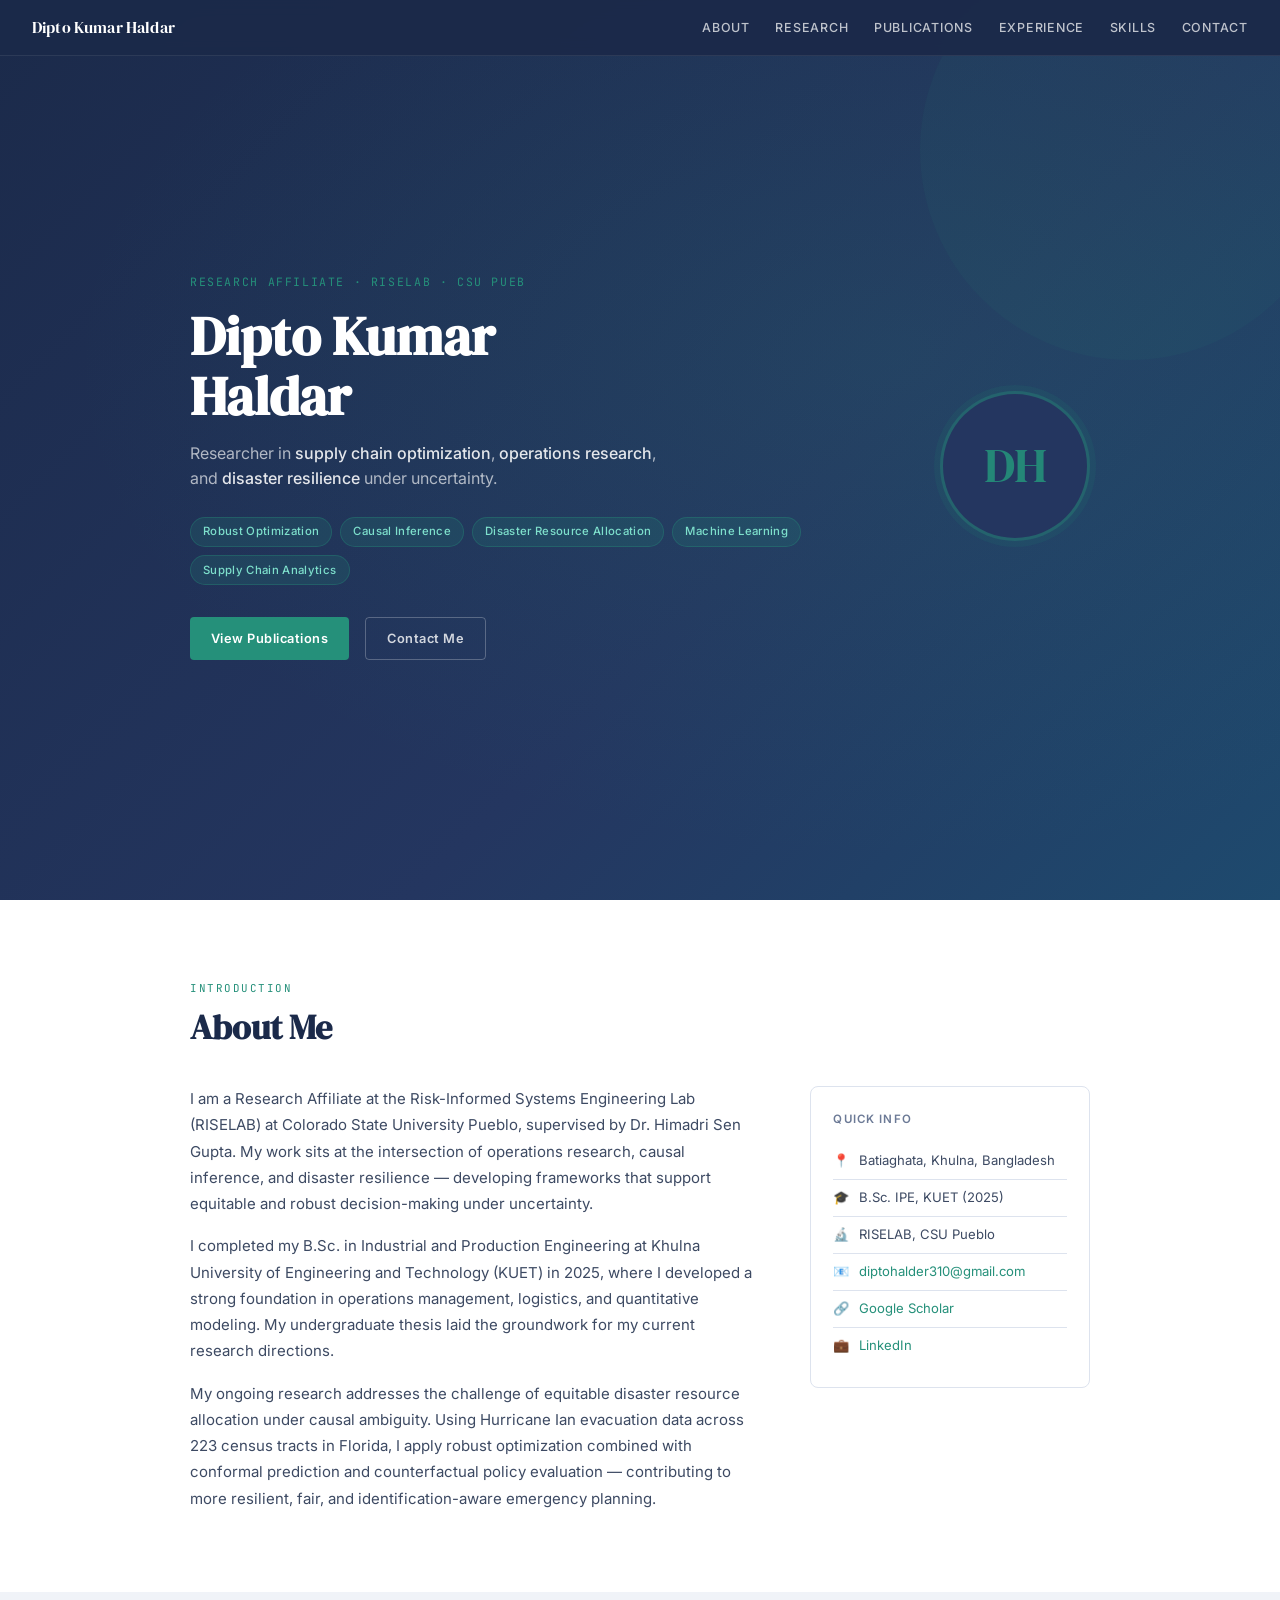
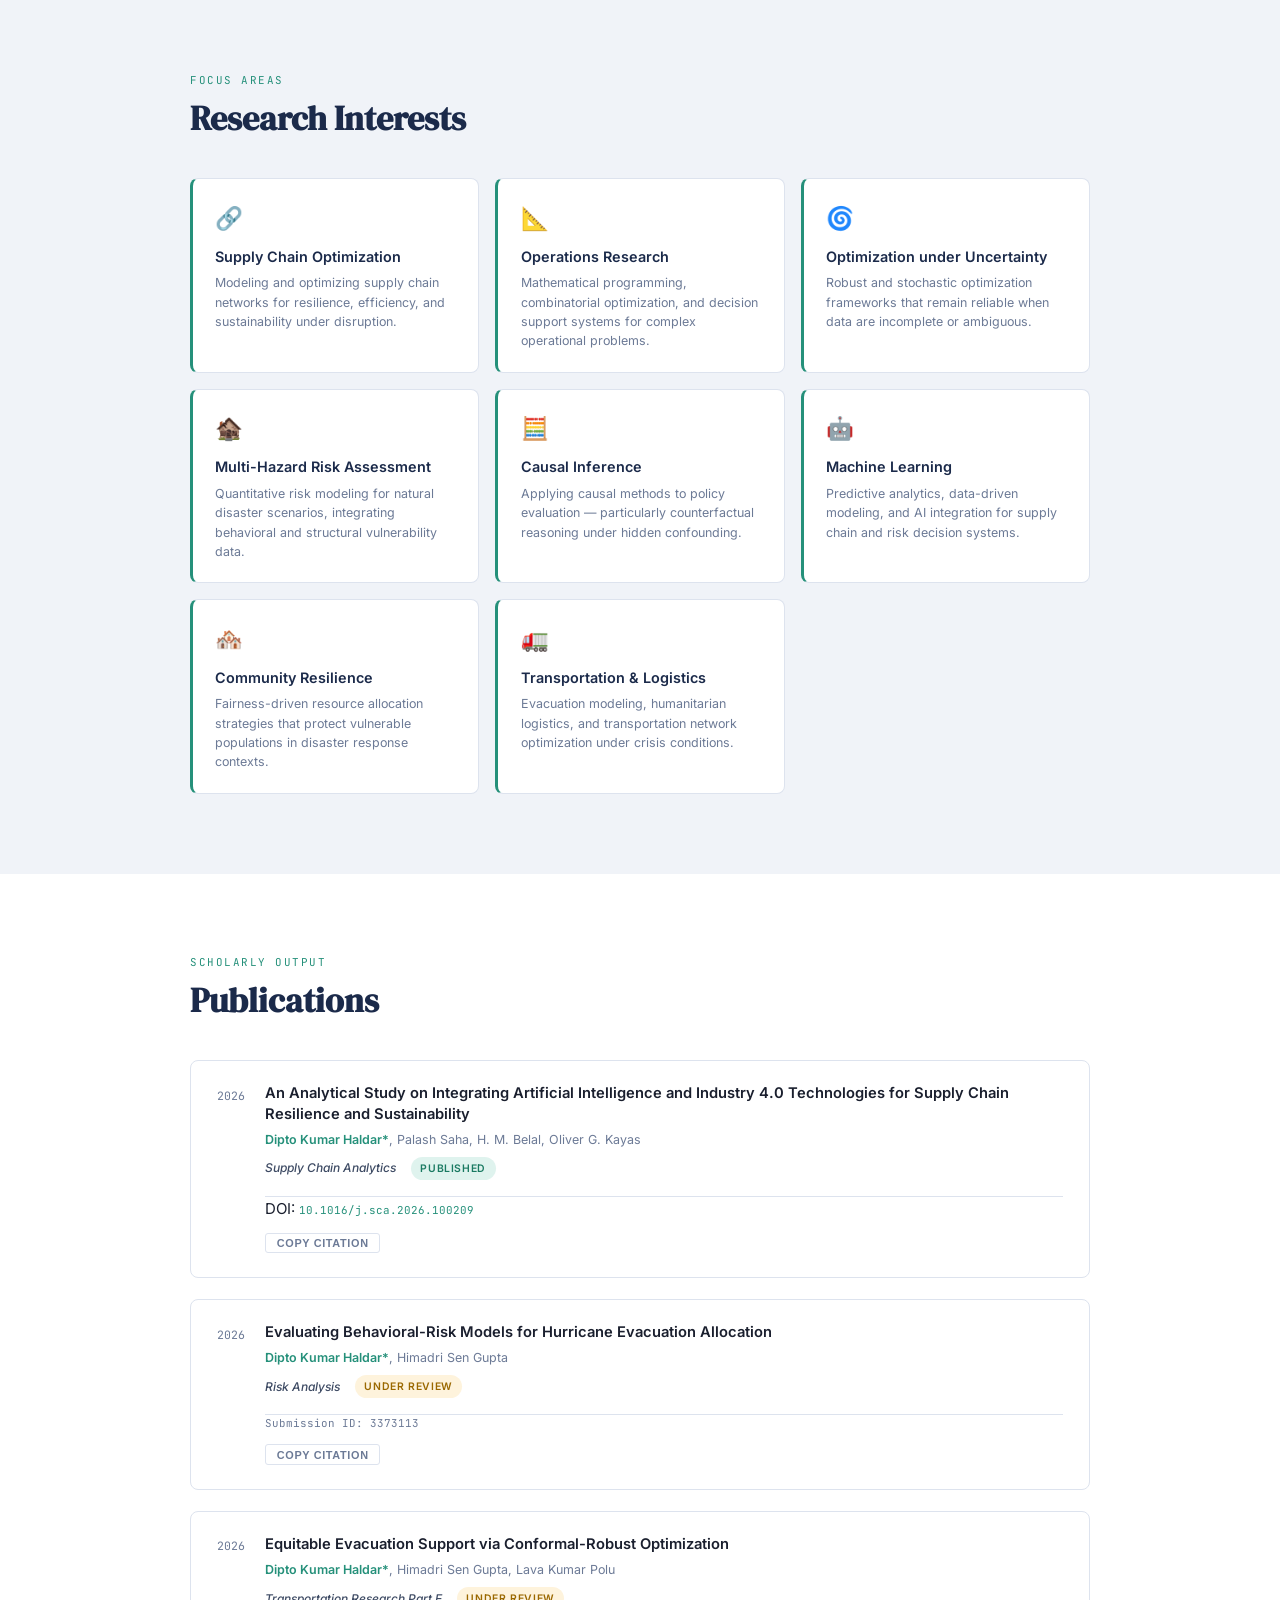
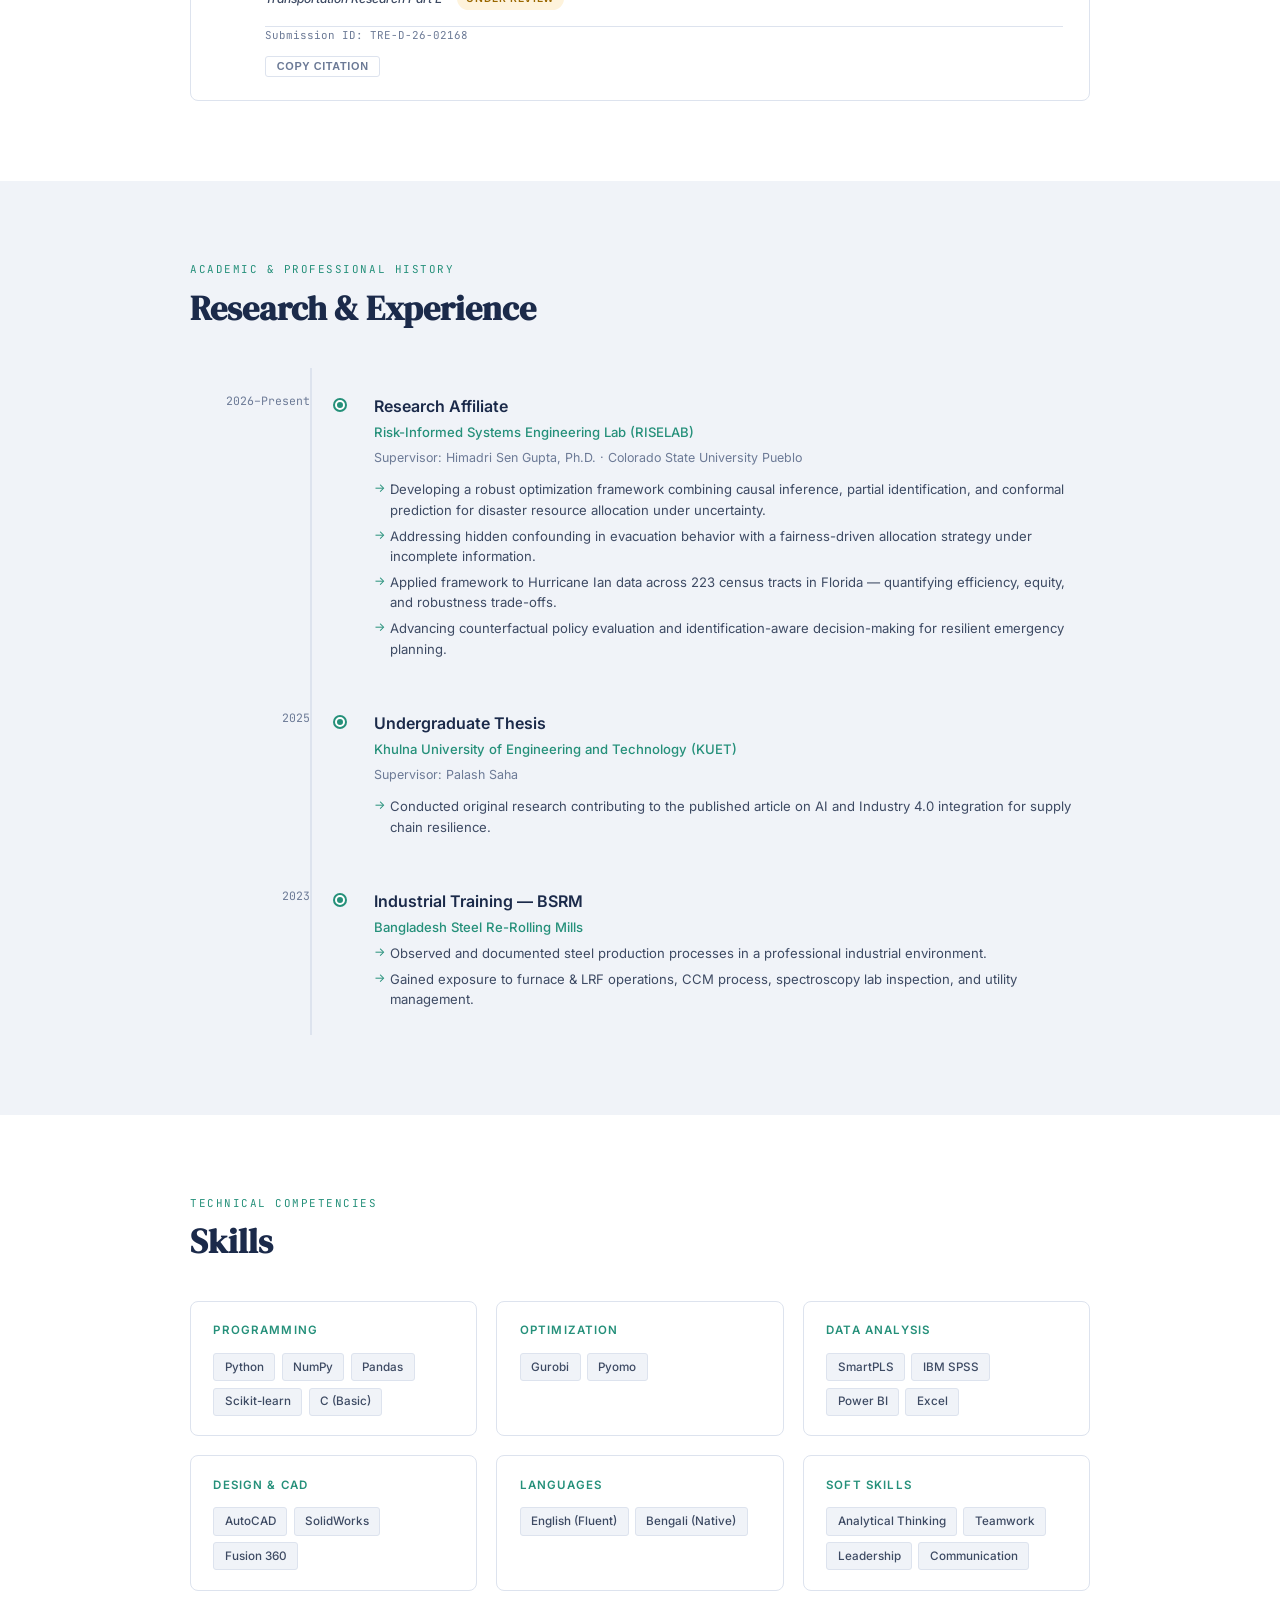
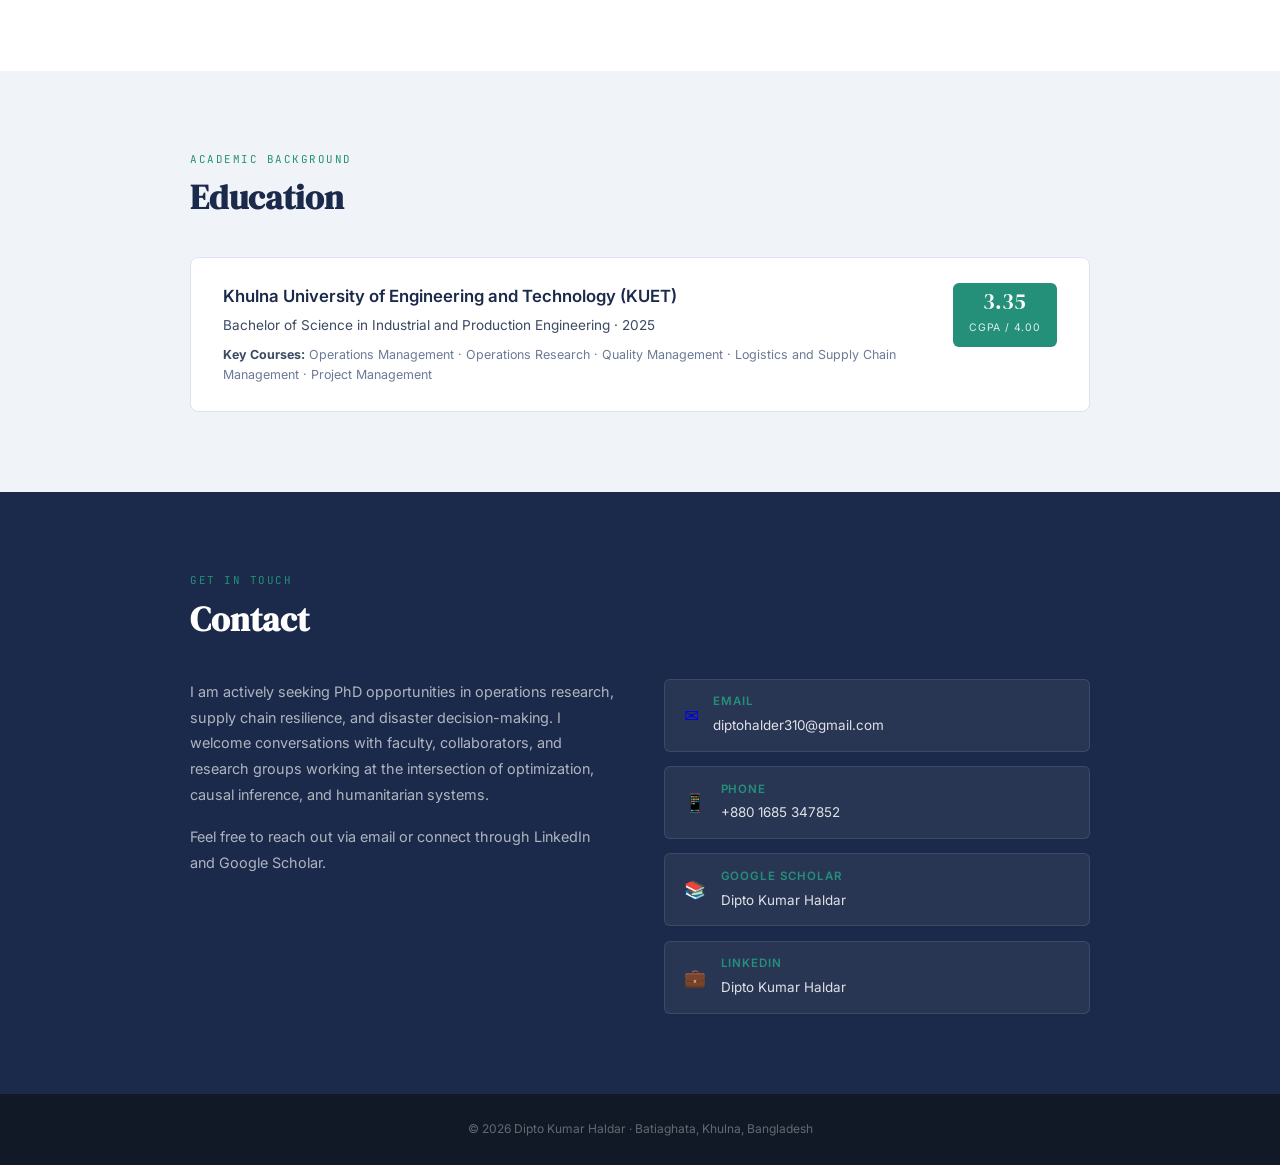
<file: index.html>
<!DOCTYPE html>
<html lang="en">
<head>
<meta charset="UTF-8" />
<meta name="viewport" content="width=device-width, initial-scale=1.0" />
<title>Dipto Kumar Haldar | Researcher</title>
<link href="https://fonts.googleapis.com/css2?family=DM+Serif+Display:ital@0;1&family=Inter:wght@300;400;500;600;700&family=JetBrains+Mono:wght@400;500&display=swap" rel="stylesheet" />
<link rel="stylesheet" href="styles.css" />
</head>
<body>

<!-- SKIP LINK (injected by JS) -->

<!-- NAV -->
<nav>
  <div class="nav-name">Dipto Kumar Haldar</div>
  <ul class="nav-links">
    <li><a href="#about">About</a></li>
    <li><a href="#research">Research</a></li>
    <li><a href="#publications">Publications</a></li>
    <li><a href="#experience">Experience</a></li>
    <li><a href="#skills">Skills</a></li>
    <li><a href="#contact">Contact</a></li>
  </ul>
  <div class="hamburger" aria-label="Toggle menu" role="button" tabindex="0">
    <span></span><span></span><span></span>
  </div>
</nav>

<!-- MOBILE NAV DRAWER -->
<div class="nav-drawer" aria-hidden="true">
  <ul>
    <li><a href="#about">About</a></li>
    <li><a href="#research">Research</a></li>
    <li><a href="#publications">Publications</a></li>
    <li><a href="#experience">Experience</a></li>
    <li><a href="#skills">Skills</a></li>
    <li><a href="#contact">Contact</a></li>
  </ul>
</div>

<!-- HERO -->
<section id="hero">
  <div class="hero-inner">
    <div>
      <div class="hero-eyebrow">Research Affiliate · RISELAB · CSU Pueblo</div>
      <h1 class="hero-name">Dipto Kumar<br>Haldar</h1>
      <p class="hero-title">
        Researcher in <strong>supply chain optimization</strong>, <strong>operations research</strong>,<br>
        and <strong>disaster resilience</strong> under uncertainty.
      </p>
      <div class="hero-tags">
        <span class="hero-tag">Robust Optimization</span>
        <span class="hero-tag">Causal Inference</span>
        <span class="hero-tag">Disaster Resource Allocation</span>
        <span class="hero-tag">Machine Learning</span>
        <span class="hero-tag">Supply Chain Analytics</span>
      </div>
      <div class="hero-cta">
        <a href="#publications" class="btn btn-primary">View Publications</a>
        <a href="mailto:diptohalder310@gmail.com" class="btn btn-outline">Contact Me</a>
      </div>
    </div>
    <div class="hero-avatar" aria-label="DH initials avatar">DH</div>
  </div>
</section>

<!-- ABOUT -->
<section id="about">
  <div class="section-inner">
    <div class="section-label">Introduction</div>
    <h2 class="section-title">About Me</h2>
    <div class="about-grid">
      <div class="about-body">
        <p>
          I am a Research Affiliate at the Risk-Informed Systems Engineering Lab (RISELAB) at Colorado State University Pueblo, supervised by Dr. Himadri Sen Gupta. My work sits at the intersection of operations research, causal inference, and disaster resilience — developing frameworks that support equitable and robust decision-making under uncertainty.
        </p>
        <p>
          I completed my B.Sc. in Industrial and Production Engineering at Khulna University of Engineering and Technology (KUET) in 2025, where I developed a strong foundation in operations management, logistics, and quantitative modeling. My undergraduate thesis laid the groundwork for my current research directions.
        </p>
        <p>
          My ongoing research addresses the challenge of equitable disaster resource allocation under causal ambiguity. Using Hurricane Ian evacuation data across 223 census tracts in Florida, I apply robust optimization combined with conformal prediction and counterfactual policy evaluation — contributing to more resilient, fair, and identification-aware emergency planning.
        </p>
      </div>
      <div>
        <div class="info-card">
          <h4>Quick Info</h4>
          <div class="info-row"><span class="icon">📍</span> Batiaghata, Khulna, Bangladesh</div>
          <div class="info-row"><span class="icon">🎓</span> B.Sc. IPE, KUET (2025)</div>
          <div class="info-row"><span class="icon">🔬</span> RISELAB, CSU Pueblo</div>
          <div class="info-row"><span class="icon">📧</span> <a href="mailto:diptohalder310@gmail.com">diptohalder310@gmail.com</a></div>
          <div class="info-row"><span class="icon">🔗</span> <a href="https://scholar.google.com" target="_blank" rel="noopener">Google Scholar</a></div>
          <div class="info-row"><span class="icon">💼</span> <a href="https://linkedin.com" target="_blank" rel="noopener">LinkedIn</a></div>
        </div>
      </div>
    </div>
  </div>
</section>

<!-- RESEARCH INTERESTS -->
<section id="research">
  <div class="section-inner">
    <div class="section-label">Focus Areas</div>
    <h2 class="section-title">Research Interests</h2>
    <div class="interests-grid">
      <div class="interest-card"><div class="i-icon">🔗</div><h3>Supply Chain Optimization</h3><p>Modeling and optimizing supply chain networks for resilience, efficiency, and sustainability under disruption.</p></div>
      <div class="interest-card"><div class="i-icon">📐</div><h3>Operations Research</h3><p>Mathematical programming, combinatorial optimization, and decision support systems for complex operational problems.</p></div>
      <div class="interest-card"><div class="i-icon">🌀</div><h3>Optimization under Uncertainty</h3><p>Robust and stochastic optimization frameworks that remain reliable when data are incomplete or ambiguous.</p></div>
      <div class="interest-card"><div class="i-icon">🏚️</div><h3>Multi-Hazard Risk Assessment</h3><p>Quantitative risk modeling for natural disaster scenarios, integrating behavioral and structural vulnerability data.</p></div>
      <div class="interest-card"><div class="i-icon">🧮</div><h3>Causal Inference</h3><p>Applying causal methods to policy evaluation — particularly counterfactual reasoning under hidden confounding.</p></div>
      <div class="interest-card"><div class="i-icon">🤖</div><h3>Machine Learning</h3><p>Predictive analytics, data-driven modeling, and AI integration for supply chain and risk decision systems.</p></div>
      <div class="interest-card"><div class="i-icon">🏘️</div><h3>Community Resilience</h3><p>Fairness-driven resource allocation strategies that protect vulnerable populations in disaster response contexts.</p></div>
      <div class="interest-card"><div class="i-icon">🚛</div><h3>Transportation &amp; Logistics</h3><p>Evacuation modeling, humanitarian logistics, and transportation network optimization under crisis conditions.</p></div>
    </div>
  </div>
</section>

<!-- PUBLICATIONS -->
<section id="publications">
  <div class="section-inner">
    <div class="section-label">Scholarly Output</div>
    <h2 class="section-title">Publications</h2>
    <div class="pub-list">

      <div class="pub-card">
        <div class="pub-year">2026</div>
        <div class="pub-body">
          <h3>An Analytical Study on Integrating Artificial Intelligence and Industry 4.0 Technologies for Supply Chain Resilience and Sustainability</h3>
          <div class="pub-authors"><strong>Dipto Kumar Haldar*</strong>, Palash Saha, H. M. Belal, Oliver G. Kayas</div>
          <div class="pub-meta">
            <span class="pub-venue">Supply Chain Analytics</span>
            <span class="pub-badge badge-published">Published</span>
          </div>
          <hr class="pub-divider" />
          <div class="pub-doi">DOI: <a href="https://doi.org/10.1016/j.sca.2026.100209" target="_blank" rel="noopener">10.1016/j.sca.2026.100209</a></div>
        </div>
      </div>

      <div class="pub-card">
        <div class="pub-year">2026</div>
        <div class="pub-body">
          <h3>Evaluating Behavioral-Risk Models for Hurricane Evacuation Allocation</h3>
          <div class="pub-authors"><strong>Dipto Kumar Haldar*</strong>, Himadri Sen Gupta</div>
          <div class="pub-meta">
            <span class="pub-venue">Risk Analysis</span>
            <span class="pub-badge badge-review">Under Review</span>
          </div>
          <hr class="pub-divider" />
          <div class="pub-meta-id">Submission ID: 3373113</div>
        </div>
      </div>

      <div class="pub-card">
        <div class="pub-year">2026</div>
        <div class="pub-body">
          <h3>Equitable Evacuation Support via Conformal-Robust Optimization</h3>
          <div class="pub-authors"><strong>Dipto Kumar Haldar*</strong>, Himadri Sen Gupta, Lava Kumar Polu</div>
          <div class="pub-meta">
            <span class="pub-venue">Transportation Research Part E</span>
            <span class="pub-badge badge-review">Under Review</span>
          </div>
          <hr class="pub-divider" />
          <div class="pub-meta-id">Submission ID: TRE-D-26-02168</div>
        </div>
      </div>

    </div>
  </div>
</section>

<!-- EXPERIENCE -->
<section id="experience">
  <div class="section-inner">
    <div class="section-label">Academic &amp; Professional History</div>
    <h2 class="section-title">Research &amp; Experience</h2>
    <div class="timeline">

      <div class="tl-item">
        <div class="tl-date">2026–Present</div>
        <div class="tl-body">
          <h3>Research Affiliate</h3>
          <div class="org">Risk-Informed Systems Engineering Lab (RISELAB)</div>
          <div class="sup">Supervisor: Himadri Sen Gupta, Ph.D. · Colorado State University Pueblo</div>
          <ul>
            <li>Developing a robust optimization framework combining causal inference, partial identification, and conformal prediction for disaster resource allocation under uncertainty.</li>
            <li>Addressing hidden confounding in evacuation behavior with a fairness-driven allocation strategy under incomplete information.</li>
            <li>Applied framework to Hurricane Ian data across 223 census tracts in Florida — quantifying efficiency, equity, and robustness trade-offs.</li>
            <li>Advancing counterfactual policy evaluation and identification-aware decision-making for resilient emergency planning.</li>
          </ul>
        </div>
      </div>

      <div class="tl-item">
        <div class="tl-date">2025</div>
        <div class="tl-body">
          <h3>Undergraduate Thesis</h3>
          <div class="org">Khulna University of Engineering and Technology (KUET)</div>
          <div class="sup">Supervisor: Palash Saha</div>
          <ul>
            <li>Conducted original research contributing to the published article on AI and Industry 4.0 integration for supply chain resilience.</li>
          </ul>
        </div>
      </div>

      <div class="tl-item">
        <div class="tl-date">2023</div>
        <div class="tl-body">
          <h3>Industrial Training — BSRM</h3>
          <div class="org">Bangladesh Steel Re-Rolling Mills</div>
          <ul>
            <li>Observed and documented steel production processes in a professional industrial environment.</li>
            <li>Gained exposure to furnace &amp; LRF operations, CCM process, spectroscopy lab inspection, and utility management.</li>
          </ul>
        </div>
      </div>

    </div>
  </div>
</section>

<!-- SKILLS -->
<section id="skills">
  <div class="section-inner">
    <div class="section-label">Technical Competencies</div>
    <h2 class="section-title">Skills</h2>
    <div class="skills-grid">
      <div class="skill-group"><h4>Programming</h4><div class="skill-tags"><span class="skill-tag">Python</span><span class="skill-tag">NumPy</span><span class="skill-tag">Pandas</span><span class="skill-tag">Scikit-learn</span><span class="skill-tag">C (Basic)</span></div></div>
      <div class="skill-group"><h4>Optimization</h4><div class="skill-tags"><span class="skill-tag">Gurobi</span><span class="skill-tag">Pyomo</span></div></div>
      <div class="skill-group"><h4>Data Analysis</h4><div class="skill-tags"><span class="skill-tag">SmartPLS</span><span class="skill-tag">IBM SPSS</span><span class="skill-tag">Power BI</span><span class="skill-tag">Excel</span></div></div>
      <div class="skill-group"><h4>Design &amp; CAD</h4><div class="skill-tags"><span class="skill-tag">AutoCAD</span><span class="skill-tag">SolidWorks</span><span class="skill-tag">Fusion 360</span></div></div>
      <div class="skill-group"><h4>Languages</h4><div class="skill-tags"><span class="skill-tag">English (Fluent)</span><span class="skill-tag">Bengali (Native)</span></div></div>
      <div class="skill-group"><h4>Soft Skills</h4><div class="skill-tags"><span class="skill-tag">Analytical Thinking</span><span class="skill-tag">Teamwork</span><span class="skill-tag">Leadership</span><span class="skill-tag">Communication</span></div></div>
    </div>
  </div>
</section>

<!-- EDUCATION -->
<section id="education">
  <div class="section-inner">
    <div class="section-label">Academic Background</div>
    <h2 class="section-title">Education</h2>
    <div class="edu-card">
      <div>
        <h3>Khulna University of Engineering and Technology (KUET)</h3>
        <div class="degree">Bachelor of Science in Industrial and Production Engineering · 2025</div>
        <div class="courses"><strong>Key Courses:</strong> Operations Management · Operations Research · Quality Management · Logistics and Supply Chain Management · Project Management</div>
      </div>
      <div class="cgpa">
        <span class="score">3.35</span>
        <span class="label">CGPA / 4.00</span>
      </div>
    </div>
  </div>
</section>

<!-- CONTACT -->
<section id="contact">
  <div class="section-inner">
    <div class="section-label">Get in Touch</div>
    <h2 class="section-title">Contact</h2>
    <div class="contact-grid">
      <div class="contact-text">
        <p>I am actively seeking PhD opportunities in operations research, supply chain resilience, and disaster decision-making. I welcome conversations with faculty, collaborators, and research groups working at the intersection of optimization, causal inference, and humanitarian systems.</p>
        <p>Feel free to reach out via email or connect through LinkedIn and Google Scholar.</p>
      </div>
      <div class="contact-links">
        <a class="c-link" href="mailto:diptohalder310@gmail.com"><span class="c-icon">✉️</span><div><span class="c-label">Email</span><span class="c-val">diptohalder310@gmail.com</span></div></a>
        <a class="c-link" href="tel:+8801685347852"><span class="c-icon">📱</span><div><span class="c-label">Phone</span><span class="c-val">+880 1685 347852</span></div></a>
        <a class="c-link" href="https://scholar.google.com" target="_blank" rel="noopener"><span class="c-icon">📚</span><div><span class="c-label">Google Scholar</span><span class="c-val">Dipto Kumar Haldar</span></div></a>
        <a class="c-link" href="https://linkedin.com" target="_blank" rel="noopener"><span class="c-icon">💼</span><div><span class="c-label">LinkedIn</span><span class="c-val">Dipto Kumar Haldar</span></div></a>
      </div>
    </div>
  </div>
</section>

<footer>
  © 2026 Dipto Kumar Haldar · Batiaghata, Khulna, Bangladesh
</footer>

<!-- BACK TO TOP -->
<button id="back-to-top" aria-label="Back to top">↑</button>

<script src="script.js"></script>
</body>
</html>
</file>
<file: styles.css>
/* ── RESET & VARIABLES ── */
*, *::before, *::after { box-sizing: border-box; margin: 0; padding: 0; }

:root {
  --navy:    #1b2a4a;
  --navy-md: #243660;
  --teal:    #25907a;
  --teal-lt: #d3ede8;
  --slate:   #f0f3f8;
  --paper:   #ffffff;
  --ink:     #1a1f2e;
  --ink-2:   #3d4a63;
  --ink-3:   #6c7a96;
  --rule:    #dde3ee;
  --serif:   'DM Serif Display', Georgia, serif;
  --sans:    'Inter', system-ui, sans-serif;
  --mono:    'JetBrains Mono', monospace;
}

html { scroll-behavior: smooth; }
body {
  font-family: var(--sans);
  color: var(--ink);
  background: var(--paper);
  font-size: 15px;
  line-height: 1.65;
}

/* ── NAV ── */
nav {
  position: fixed; top: 0; left: 0; right: 0;
  background: rgba(27,42,74,0.97);
  backdrop-filter: blur(8px);
  z-index: 100;
  padding: 0 2rem;
  display: flex; align-items: center; justify-content: space-between;
  height: 56px;
  border-bottom: 1px solid rgba(255,255,255,0.08);
  transition: box-shadow 0.3s;
}
nav.scrolled {
  box-shadow: 0 2px 20px rgba(0,0,0,0.3);
}
.nav-name {
  font-family: var(--serif);
  color: #fff;
  font-size: 1rem;
  letter-spacing: 0.01em;
}
.nav-links {
  display: flex; gap: 1.6rem; list-style: none;
}
.nav-links a {
  color: rgba(255,255,255,0.72);
  text-decoration: none;
  font-size: 0.78rem;
  font-weight: 500;
  letter-spacing: 0.06em;
  text-transform: uppercase;
  transition: color .2s;
  position: relative;
  padding-bottom: 2px;
}
.nav-links a::after {
  content: '';
  position: absolute;
  bottom: -2px; left: 0; right: 0;
  height: 2px;
  background: var(--teal);
  transform: scaleX(0);
  transition: transform 0.2s;
  transform-origin: left;
}
.nav-links a:hover { color: #fff; }
.nav-links a:hover::after,
.nav-links a.active::after { transform: scaleX(1); }
.nav-links a.active { color: #fff; }

/* Hamburger */
.hamburger {
  display: none;
  flex-direction: column;
  gap: 5px;
  cursor: pointer;
  padding: 4px;
}
.hamburger span {
  display: block;
  width: 22px; height: 2px;
  background: rgba(255,255,255,0.8);
  border-radius: 2px;
  transition: all 0.3s;
}
.hamburger.open span:nth-child(1) { transform: translateY(7px) rotate(45deg); }
.hamburger.open span:nth-child(2) { opacity: 0; }
.hamburger.open span:nth-child(3) { transform: translateY(-7px) rotate(-45deg); }

/* Mobile nav drawer */
.nav-drawer {
  display: none;
  position: fixed;
  top: 56px; left: 0; right: 0;
  background: rgba(27,42,74,0.98);
  padding: 1rem 2rem 1.5rem;
  z-index: 99;
  border-bottom: 1px solid rgba(255,255,255,0.1);
}
.nav-drawer.open { display: block; }
.nav-drawer ul {
  list-style: none;
  display: flex; flex-direction: column; gap: 0.2rem;
}
.nav-drawer ul a {
  display: block;
  padding: 0.6rem 0;
  color: rgba(255,255,255,0.8);
  text-decoration: none;
  font-size: 0.85rem;
  font-weight: 500;
  letter-spacing: 0.06em;
  text-transform: uppercase;
  border-bottom: 1px solid rgba(255,255,255,0.07);
  transition: color 0.2s;
}
.nav-drawer ul a:hover { color: var(--teal); }

/* ── HERO ── */
#hero {
  background: linear-gradient(135deg, var(--navy) 0%, var(--navy-md) 60%, #1e4a6e 100%);
  min-height: 100vh;
  display: flex; align-items: center;
  padding: 96px 2rem 64px;
  position: relative;
  overflow: hidden;
}
#hero::before {
  content: '';
  position: absolute;
  top: -60px; right: -60px;
  width: 420px; height: 420px;
  border-radius: 50%;
  background: rgba(37,144,122,0.06);
  pointer-events: none;
}
#hero::after {
  content: '';
  position: absolute;
  inset: 0;
  background: radial-gradient(ellipse at 70% 40%, rgba(37,144,122,.15) 0%, transparent 65%);
  pointer-events: none;
}
.hero-inner {
  max-width: 900px;
  margin: 0 auto;
  display: grid;
  grid-template-columns: 1fr auto;
  gap: 3rem;
  align-items: center;
  width: 100%;
  position: relative;
  z-index: 1;
}
.hero-eyebrow {
  font-family: var(--mono);
  font-size: 0.72rem;
  color: var(--teal);
  letter-spacing: 0.14em;
  text-transform: uppercase;
  margin-bottom: 1rem;
  opacity: 0;
  animation: fadeUp 0.6s 0.1s forwards;
}
.hero-name {
  font-family: var(--serif);
  font-size: clamp(2.2rem, 5vw, 3.4rem);
  color: #fff;
  line-height: 1.1;
  margin-bottom: 0.9rem;
  opacity: 0;
  animation: fadeUp 0.6s 0.25s forwards;
}
.hero-title {
  font-size: 1rem;
  color: rgba(255,255,255,0.65);
  font-weight: 400;
  margin-bottom: 1.6rem;
  line-height: 1.55;
  opacity: 0;
  animation: fadeUp 0.6s 0.4s forwards;
}
.hero-title strong { color: rgba(255,255,255,0.88); font-weight: 500; }
.hero-tags {
  display: flex; flex-wrap: wrap; gap: 0.5rem;
  margin-bottom: 2rem;
  opacity: 0;
  animation: fadeUp 0.6s 0.55s forwards;
}
.hero-tag {
  background: rgba(37,144,122,.18);
  border: 1px solid rgba(37,144,122,.35);
  color: #7ee0cc;
  font-size: 0.71rem;
  font-weight: 500;
  padding: 0.3rem 0.75rem;
  border-radius: 2rem;
  letter-spacing: 0.03em;
}
.hero-cta {
  display: flex; gap: 1rem; flex-wrap: wrap;
  opacity: 0;
  animation: fadeUp 0.6s 0.7s forwards;
}

/* Buttons */
.btn {
  display: inline-flex; align-items: center; gap: 0.4rem;
  padding: 0.6rem 1.3rem;
  border-radius: 4px;
  font-size: 0.8rem;
  font-weight: 600;
  text-decoration: none;
  letter-spacing: 0.04em;
  transition: all .2s;
  cursor: pointer;
  border: none;
}
.btn-primary { background: var(--teal); color: #fff; }
.btn-primary:hover { background: #1d7a67; transform: translateY(-1px); box-shadow: 0 4px 12px rgba(37,144,122,0.4); }
.btn-outline { background: transparent; color: rgba(255,255,255,0.8); border: 1px solid rgba(255,255,255,0.25); }
.btn-outline:hover { border-color: rgba(255,255,255,0.6); color: #fff; transform: translateY(-1px); }

.hero-avatar {
  width: 150px; height: 150px;
  border-radius: 50%;
  border: 3px solid rgba(37,144,122,.5);
  background: var(--navy-md);
  display: flex; align-items: center; justify-content: center;
  font-family: var(--serif);
  font-size: 3rem;
  color: rgba(37,144,122,.9);
  flex-shrink: 0;
  box-shadow: 0 0 0 6px rgba(37,144,122,.1);
  opacity: 0;
  animation: fadeIn 0.8s 0.3s forwards;
}

/* ── SECTIONS ── */
section { padding: 80px 2rem; }
section:nth-child(even) { background: var(--slate); }
.section-inner { max-width: 900px; margin: 0 auto; }
.section-label {
  font-family: var(--mono);
  font-size: 0.68rem;
  color: var(--teal);
  letter-spacing: 0.14em;
  text-transform: uppercase;
  margin-bottom: 0.6rem;
}
.section-title {
  font-family: var(--serif);
  font-size: clamp(1.6rem, 3vw, 2.1rem);
  color: var(--navy);
  margin-bottom: 2.5rem;
  line-height: 1.15;
}

/* Scroll reveal */
.reveal {
  opacity: 0;
  transform: translateY(24px);
  transition: opacity 0.55s ease, transform 0.55s ease;
}
.reveal.visible {
  opacity: 1;
  transform: translateY(0);
}

/* ── ABOUT ── */
.about-grid {
  display: grid;
  grid-template-columns: 1fr 280px;
  gap: 3rem;
  align-items: start;
}
.about-body p { color: var(--ink-2); margin-bottom: 1rem; line-height: 1.75; }
.about-body p:last-child { margin-bottom: 0; }
.info-card {
  background: var(--paper);
  border: 1px solid var(--rule);
  border-radius: 8px;
  padding: 1.4rem;
}
.info-card h4 {
  font-size: 0.72rem;
  text-transform: uppercase;
  letter-spacing: 0.1em;
  color: var(--ink-3);
  margin-bottom: 0.9rem;
  font-weight: 600;
}
.info-row {
  display: flex; align-items: center; gap: 0.6rem;
  padding: 0.45rem 0;
  border-bottom: 1px solid var(--rule);
  font-size: 0.82rem;
  color: var(--ink-2);
}
.info-row:last-child { border-bottom: none; }
.info-row .icon { width: 16px; text-align: center; color: var(--teal); flex-shrink: 0; }
.info-row a { color: var(--teal); text-decoration: none; }
.info-row a:hover { text-decoration: underline; }

/* ── RESEARCH INTERESTS ── */
.interests-grid {
  display: grid;
  grid-template-columns: repeat(auto-fill, minmax(240px, 1fr));
  gap: 1rem;
}
.interest-card {
  background: var(--paper);
  border: 1px solid var(--rule);
  border-radius: 8px;
  padding: 1.3rem 1.4rem;
  border-left: 3px solid var(--teal);
  transition: box-shadow .25s, transform .25s;
}
.interest-card:hover {
  box-shadow: 0 6px 20px rgba(0,0,0,.08);
  transform: translateY(-3px);
}
.interest-card .i-icon { font-size: 1.4rem; margin-bottom: 0.5rem; }
.interest-card h3 { font-size: 0.9rem; font-weight: 600; color: var(--navy); margin-bottom: 0.3rem; }
.interest-card p { font-size: 0.78rem; color: var(--ink-3); line-height: 1.55; }

/* ── PUBLICATIONS ── */
.pub-list { display: flex; flex-direction: column; gap: 1.3rem; }
.pub-card {
  background: var(--paper);
  border: 1px solid var(--rule);
  border-radius: 8px;
  padding: 1.4rem 1.6rem;
  display: grid;
  grid-template-columns: auto 1fr;
  gap: 0 1.3rem;
  transition: box-shadow .25s, transform .25s;
}
.pub-card:hover {
  box-shadow: 0 6px 20px rgba(0,0,0,.07);
  transform: translateY(-2px);
}
.pub-year {
  font-family: var(--mono);
  font-size: 0.72rem;
  color: var(--ink-3);
  padding-top: 0.15rem;
  white-space: nowrap;
}
.pub-body h3 {
  font-size: 0.92rem;
  font-weight: 600;
  color: var(--ink);
  line-height: 1.4;
  margin-bottom: 0.35rem;
}
.pub-authors { font-size: 0.78rem; color: var(--ink-3); margin-bottom: 0.4rem; }
.pub-authors strong { color: var(--teal); font-weight: 600; }
.pub-meta { display: flex; align-items: center; gap: 0.9rem; flex-wrap: wrap; }
.pub-venue { font-size: 0.75rem; font-style: italic; color: var(--ink-2); font-weight: 500; }
.pub-badge {
  font-size: 0.65rem;
  font-weight: 600;
  padding: 0.18rem 0.6rem;
  border-radius: 2rem;
  letter-spacing: 0.06em;
  text-transform: uppercase;
}
.badge-published { background: #dff3ee; color: #1a7a62; }
.badge-review    { background: #fef3dc; color: #9a6800; }
.pub-doi a {
  font-family: var(--mono);
  font-size: 0.68rem;
  color: var(--teal);
  text-decoration: none;
}
.pub-doi a:hover { text-decoration: underline; }
.pub-meta-id {
  color: var(--ink-3);
  font-family: var(--mono);
  font-size: 0.68rem;
}
.pub-divider {
  grid-column: 1 / -1;
  border: none;
  border-top: 1px solid var(--rule);
  margin: 1rem 0 0;
}

/* ── TIMELINE / EXPERIENCE ── */
.timeline { display: flex; flex-direction: column; }
.tl-item {
  display: grid;
  grid-template-columns: 120px 1fr;
  gap: 0 2rem;
  position: relative;
}
.tl-item::before {
  content: '';
  position: absolute;
  left: 120px;
  top: 0; bottom: 0;
  border-left: 2px solid var(--rule);
  z-index: 0;
}
.tl-date {
  padding: 1.6rem 0;
  font-family: var(--mono);
  font-size: 0.72rem;
  color: var(--ink-3);
  text-align: right;
  line-height: 1.4;
}
.tl-body {
  padding: 1.6rem 0 1.6rem 2rem;
  position: relative;
}
.tl-body::before {
  content: '';
  position: absolute;
  left: -0.45rem;
  top: 2rem;
  width: 10px; height: 10px;
  border-radius: 50%;
  background: var(--teal);
  border: 2px solid var(--paper);
  box-shadow: 0 0 0 2px var(--teal);
  z-index: 1;
}
.tl-body h3 { font-size: 1rem; font-weight: 600; color: var(--navy); margin-bottom: 0.15rem; }
.tl-body .org { font-size: 0.82rem; color: var(--teal); font-weight: 500; margin-bottom: 0.25rem; }
.tl-body .sup { font-size: 0.78rem; color: var(--ink-3); margin-bottom: 0.7rem; }
.tl-body ul { list-style: none; display: flex; flex-direction: column; gap: 0.35rem; }
.tl-body ul li {
  font-size: 0.82rem;
  color: var(--ink-2);
  padding-left: 1rem;
  position: relative;
  line-height: 1.55;
}
.tl-body ul li::before {
  content: '→';
  position: absolute; left: 0;
  color: var(--teal);
  font-size: 0.75rem;
}

/* ── SKILLS ── */
.skills-grid {
  display: grid;
  grid-template-columns: repeat(auto-fill, minmax(220px, 1fr));
  gap: 1.2rem;
}
.skill-group {
  background: var(--paper);
  border: 1px solid var(--rule);
  border-radius: 8px;
  padding: 1.2rem 1.4rem;
  transition: box-shadow .25s;
}
.skill-group:hover { box-shadow: 0 4px 14px rgba(0,0,0,.06); }
.skill-group h4 {
  font-size: 0.72rem;
  text-transform: uppercase;
  letter-spacing: 0.1em;
  color: var(--teal);
  font-weight: 600;
  margin-bottom: 0.8rem;
}
.skill-tags { display: flex; flex-wrap: wrap; gap: 0.4rem; }
.skill-tag {
  background: var(--slate);
  border: 1px solid var(--rule);
  color: var(--ink-2);
  font-size: 0.73rem;
  padding: 0.22rem 0.65rem;
  border-radius: 3px;
  font-weight: 500;
  transition: background .2s, border-color .2s;
}
.skill-tag:hover { background: var(--teal-lt); border-color: var(--teal); }

/* ── EDUCATION ── */
.edu-card {
  background: var(--paper);
  border: 1px solid var(--rule);
  border-radius: 8px;
  padding: 1.6rem 2rem;
  display: flex;
  justify-content: space-between;
  align-items: start;
  gap: 1.5rem;
  transition: box-shadow .25s;
}
.edu-card:hover { box-shadow: 0 6px 20px rgba(0,0,0,.07); }
.edu-card h3 { font-size: 1.05rem; font-weight: 600; color: var(--navy); margin-bottom: 0.2rem; }
.edu-card .degree { font-size: 0.85rem; color: var(--ink-2); margin-bottom: 0.5rem; }
.courses { font-size: 0.78rem; color: var(--ink-3); }
.courses strong { color: var(--ink-2); }
.cgpa {
  background: var(--teal);
  color: #fff;
  padding: 0.5rem 1rem;
  border-radius: 6px;
  text-align: center;
  flex-shrink: 0;
}
.cgpa .score { font-family: var(--serif); font-size: 1.4rem; display: block; line-height: 1; }
.cgpa .label { font-size: 0.65rem; text-transform: uppercase; letter-spacing: 0.08em; opacity: 0.85; }

/* ── CONTACT ── */
#contact { background: var(--navy); color: #fff; }
#contact .section-title { color: #fff; }
#contact .section-label { color: var(--teal); }
.contact-grid {
  display: grid;
  grid-template-columns: 1fr 1fr;
  gap: 3rem;
  align-items: start;
}
.contact-text { font-size: 0.9rem; color: rgba(255,255,255,0.65); line-height: 1.8; }
.contact-text p + p { margin-top: 1rem; }
.contact-links { display: flex; flex-direction: column; gap: 0.9rem; }
.c-link {
  display: flex; align-items: center; gap: 0.9rem;
  background: rgba(255,255,255,0.06);
  border: 1px solid rgba(255,255,255,0.1);
  border-radius: 6px;
  padding: 0.8rem 1.2rem;
  text-decoration: none;
  transition: background .2s, transform .2s;
}
.c-link:hover { background: rgba(255,255,255,0.12); transform: translateX(4px); }
.c-icon { font-size: 1.1rem; flex-shrink: 0; }
.c-label {
  font-size: 0.72rem;
  text-transform: uppercase;
  letter-spacing: 0.08em;
  color: var(--teal);
  display: block;
  margin-bottom: 0.1rem;
  font-weight: 600;
}
.c-val { font-size: 0.84rem; color: rgba(255,255,255,0.85); }

/* ── BACK TO TOP ── */
#back-to-top {
  position: fixed;
  bottom: 1.8rem; right: 1.8rem;
  width: 40px; height: 40px;
  background: var(--teal);
  color: #fff;
  border: none;
  border-radius: 50%;
  font-size: 1.1rem;
  cursor: pointer;
  display: flex; align-items: center; justify-content: center;
  opacity: 0;
  transform: translateY(10px);
  transition: opacity .3s, transform .3s, background .2s;
  z-index: 50;
  box-shadow: 0 4px 12px rgba(37,144,122,0.4);
}
#back-to-top.visible { opacity: 1; transform: translateY(0); }
#back-to-top:hover { background: #1d7a67; }

/* ── FOOTER ── */
footer {
  background: #111926;
  color: rgba(255,255,255,0.35);
  text-align: center;
  padding: 1.6rem;
  font-size: 0.75rem;
}

/* ── KEYFRAMES ── */
@keyframes fadeUp {
  from { opacity: 0; transform: translateY(18px); }
  to   { opacity: 1; transform: translateY(0); }
}
@keyframes fadeIn {
  from { opacity: 0; }
  to   { opacity: 1; }
}

/* ── RESPONSIVE ── */
@media (max-width: 768px) {
  .hero-inner { grid-template-columns: 1fr; }
  .hero-avatar { width: 100px; height: 100px; font-size: 2.2rem; margin: 0 auto; order: -1; }
  .about-grid { grid-template-columns: 1fr; }
  .contact-grid { grid-template-columns: 1fr; }
  .edu-card { flex-direction: column; }
  .tl-item { grid-template-columns: 80px 1fr; }
  .tl-item::before { left: 80px; }
  .nav-links { display: none; }
  .hamburger { display: flex; }
}

@media (prefers-reduced-motion: reduce) {
  *, *::before, *::after {
    animation-duration: 0.01ms !important;
    transition-duration: 0.01ms !important;
  }
  .reveal { opacity: 1; transform: none; }
}
</file>
